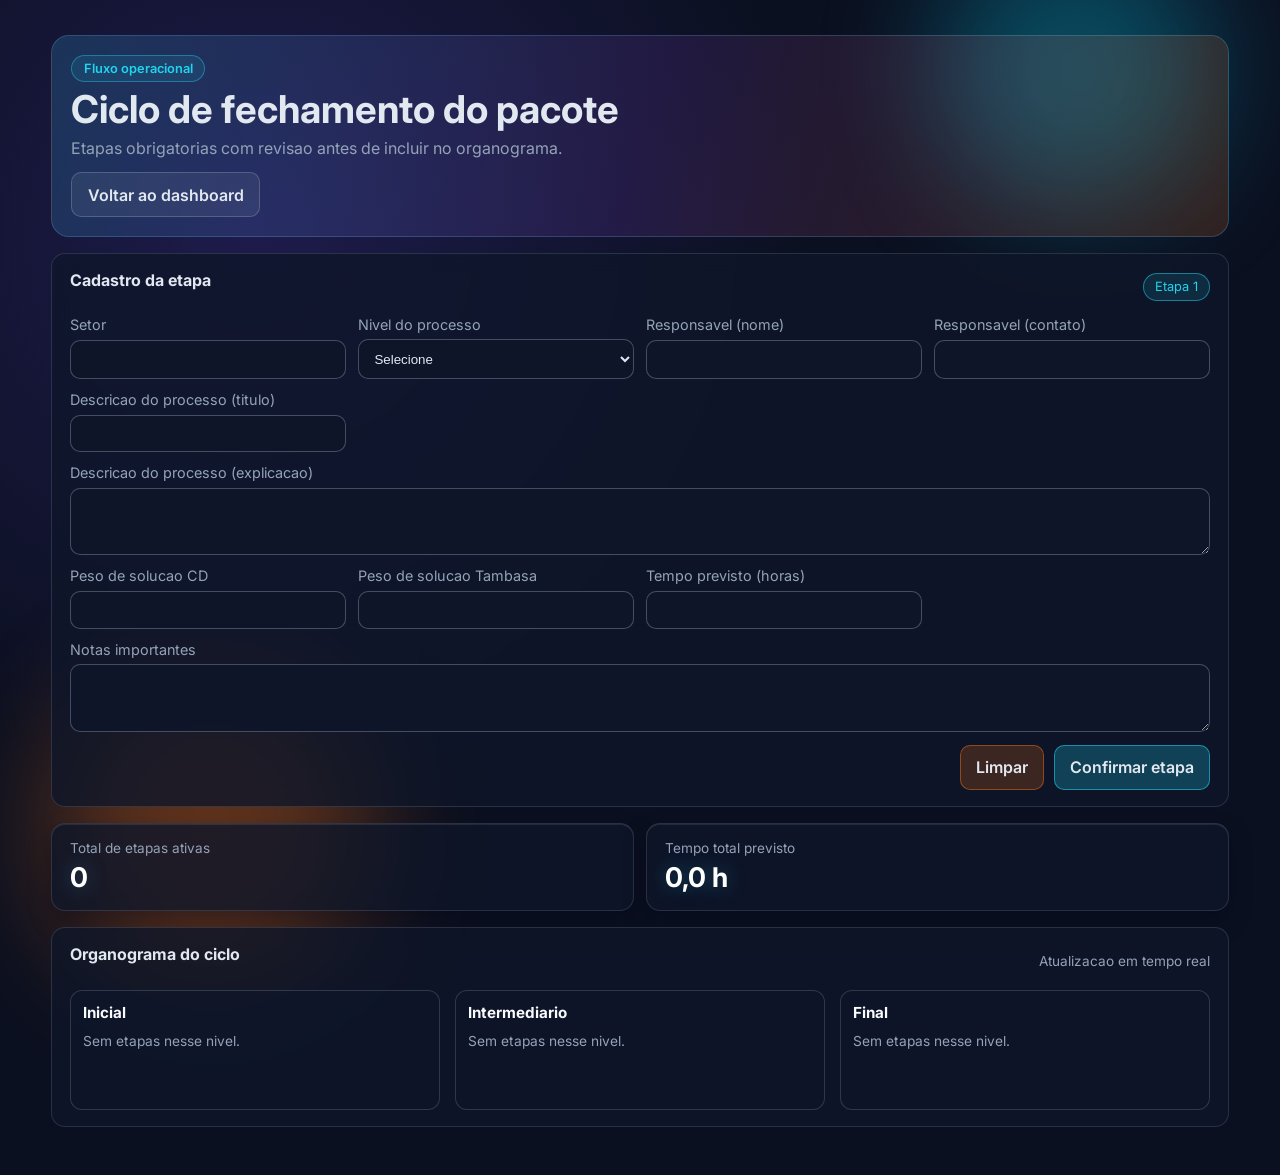
<file: ciclo-pacote-tambasa.html>
<!DOCTYPE html>
<html lang="pt-BR">
  <head>
    <meta charset="UTF-8" />
    <meta name="viewport" content="width=device-width, initial-scale=1.0" />
    <title>Ciclo de Fechamento de Pacote - Tambasa</title>
    <link rel="preconnect" href="https://fonts.googleapis.com" />
    <link rel="preconnect" href="https://fonts.gstatic.com" crossorigin />
    <link
      href="https://fonts.googleapis.com/css2?family=Inter:wght@400;500;600;700;800&display=swap"
      rel="stylesheet"
    />
    <link rel="stylesheet" href="./styles.css" />
    <link rel="stylesheet" href="./ciclo-pacote-tambasa.css" />
  </head>
  <body>
    <div class="bg-glow bg-glow-a"></div>
    <div class="bg-glow bg-glow-b"></div>

    <main class="container cycle-page">
      <header class="hero cycle-hero">
        <p class="badge">Fluxo operacional</p>
        <h1>Ciclo de fechamento do pacote</h1>
        <p class="subtitle">Etapas obrigatorias com revisao antes de incluir no organograma.</p>
        <div class="hero-actions">
          <a class="btn btn-ghost" href="./index.html">Voltar ao dashboard</a>
        </div>
      </header>

      <section class="card">
        <div class="section-header">
          <h2>Cadastro da etapa</h2>
          <span class="step-badge" id="sequencialBadge">Etapa 1</span>
        </div>

        <form id="stepForm" class="step-form" novalidate>
          <div class="form-grid">
            <label>
              Setor
              <input type="text" name="setor" maxlength="100" required />
            </label>

            <label>
              Nivel do processo
              <select name="nivel" required>
                <option value="">Selecione</option>
                <option value="Inicial">Inicial</option>
                <option value="Intermediario">Intermediario</option>
                <option value="Final">Final</option>
              </select>
            </label>

            <label>
              Responsavel (nome)
              <input type="text" name="responsavelNome" maxlength="80" required />
            </label>

            <label>
              Responsavel (contato)
              <input type="text" name="responsavelContato" maxlength="80" required />
            </label>

            <label>
              Descricao do processo (titulo)
              <input type="text" name="descricaoTitulo" maxlength="120" required />
            </label>

            <label class="field-wide">
              Descricao do processo (explicacao)
              <textarea name="descricaoExplicacao" maxlength="400" rows="3" required></textarea>
            </label>

            <label>
              Peso de solucao CD
              <input type="number" name="pesoCd" min="0" max="100000" step="0.01" required />
            </label>

            <label>
              Peso de solucao Tambasa
              <input type="number" name="pesoTambasa" min="0" max="100000" step="0.01" required />
            </label>

            <label>
              Tempo previsto (horas)
              <input type="number" name="tempoHoras" min="0.1" max="10000" step="0.1" required />
            </label>

            <label class="field-wide">
              Notas importantes
              <textarea name="notas" maxlength="500" rows="3" required></textarea>
            </label>
          </div>

          <p id="formFeedback" class="form-feedback hidden" aria-live="polite"></p>

          <div class="form-actions">
            <button type="button" class="btn btn-secondary" id="clearDraftButton">Limpar</button>
            <button type="button" class="btn btn-primary" id="openConfirmButton">Confirmar etapa</button>
          </div>
        </form>
      </section>

      <section class="kpi-grid">
        <article class="card kpi">
          <span class="kpi-label">Total de etapas ativas</span>
          <strong id="kpiTotalEtapas">0</strong>
        </article>
        <article class="card kpi">
          <span class="kpi-label">Tempo total previsto</span>
          <strong id="kpiTotalHoras">0,0 h</strong>
        </article>
      </section>

      <section class="card organograma">
        <div class="section-header">
          <h2>Organograma do ciclo</h2>
          <span class="kpi-label">Atualizacao em tempo real</span>
        </div>
        <div id="organogramaColumns" class="organograma-columns" aria-live="polite"></div>
      </section>
    </main>

    <div id="confirmModal" class="modal hidden" role="dialog" aria-modal="true" aria-labelledby="confirmTitle">
      <div class="modal-card">
        <h2 id="confirmTitle">Revisar etapa</h2>
        <p class="chart-note">Confira os dados antes de incluir no organograma.</p>
        <div id="confirmContent" class="confirm-content"></div>
        <div class="modal-actions">
          <button type="button" class="btn btn-ghost" id="backToEditButton">Editar</button>
          <button type="button" class="btn btn-primary" id="confirmSaveButton">Confirmar inclusao</button>
        </div>
      </div>
    </div>

    <script type="module" src="./ciclo-pacote-tambasa.js"></script>
  </body>
</html>
</file>
<file: styles.css>
:root {
  --bg: #0b1020;
  --card: rgba(15, 23, 42, 0.78);
  --card-border: rgba(148, 163, 184, 0.2);
  --text: #e2e8f0;
  --muted: #94a3b8;
  --primary: #22d3ee;
  --secondary: #f97316;
  --accent: #a855f7;
  --success: #34d399;
}

* {
  box-sizing: border-box;
}

body {
  margin: 0;
  font-family: "Inter", sans-serif;
  background: radial-gradient(circle at 20% 20%, #1e1b4b 0%, var(--bg) 40%);
  color: var(--text);
  min-height: 100vh;
  position: relative;
}

.hero {
  background: linear-gradient(
    110deg,
    rgba(56, 189, 248, 0.18),
    rgba(168, 85, 247, 0.12),
    rgba(249, 115, 22, 0.16)
  );
  border: 1px solid rgba(125, 211, 252, 0.2);
  border-radius: 18px;
  padding: 1.2rem;
}

.bg-glow {
  position: fixed;
  border-radius: 999px;
  filter: blur(60px);
  opacity: 0.35;
  z-index: -1;
}

.bg-glow-a {
  width: 280px;
  height: 280px;
  background: #06b6d4;
  top: -70px;
  right: 5%;
}

.bg-glow-b {
  width: 320px;
  height: 320px;
  background: #f97316;
  bottom: -90px;
  left: 4%;
}

.container {
  width: min(1200px, 92%);
  margin: 0 auto;
  padding: 2.2rem 0 3rem;
  display: grid;
  gap: 1rem;
}

.hero h1 {
  margin: 0.4rem 0;
  font-size: clamp(1.6rem, 3vw, 2.4rem);
  line-height: 1.12;
}

.subtitle {
  margin: 0;
  color: var(--muted);
}

.hero-links {
  margin-top: 0.8rem;
  display: flex;
  flex-wrap: wrap;
  gap: 0.5rem;
}

.hero-link {
  display: inline-flex;
  align-items: center;
  padding: 0.52rem 0.78rem;
  border-radius: 10px;
  border: 1px solid rgba(34, 211, 238, 0.5);
  background: rgba(34, 211, 238, 0.12);
  color: var(--text);
  text-decoration: none;
  font-size: 0.88rem;
  font-weight: 600;
  transition: transform 0.16s ease, border-color 0.2s ease;
}

.hero-link:hover,
.hero-link:focus {
  transform: translateY(-1px);
  border-color: rgba(56, 189, 248, 0.9);
}

.badge {
  margin: 0;
  width: fit-content;
  padding: 0.3rem 0.7rem;
  border-radius: 999px;
  border: 1px solid rgba(34, 211, 238, 0.4);
  color: var(--primary);
  background: rgba(34, 211, 238, 0.1);
  font-size: 0.8rem;
  font-weight: 600;
}

.card {
  background: var(--card);
  border: 1px solid var(--card-border);
  border-radius: 14px;
  padding: 1rem 1.1rem;
  backdrop-filter: blur(10px);
}

.filters {
  box-shadow: 0 12px 28px rgba(15, 23, 42, 0.25);
}

h2 {
  margin: 0 0 0.8rem;
  font-size: 1rem;
}

.filter-grid {
  display: grid;
  grid-template-columns: repeat(auto-fit, minmax(210px, 1fr));
  gap: 0.8rem;
}

label {
  display: grid;
  gap: 0.4rem;
  color: var(--muted);
  font-size: 0.9rem;
}

select {
  border: 1px solid rgba(148, 163, 184, 0.4);
  border-radius: 10px;
  background: rgba(15, 23, 42, 0.9);
  color: var(--text);
  padding: 0.65rem 0.7rem;
  outline: none;
  transition: border-color 0.2s ease, transform 0.2s ease;
}

select:hover,
select:focus {
  border-color: var(--primary);
  transform: translateY(-1px);
}

.kpi-grid {
  display: grid;
  grid-template-columns: repeat(auto-fit, minmax(220px, 1fr));
  gap: 0.8rem;
}

.kpi {
  display: grid;
  gap: 0.35rem;
  box-shadow: inset 0 1px 0 rgba(226, 232, 240, 0.1),
    0 10px 22px rgba(2, 6, 23, 0.35);
}

.kpi-label {
  color: var(--muted);
  font-size: 0.85rem;
}

.kpi strong {
  font-size: clamp(1.1rem, 2.5vw, 1.7rem);
  color: #fff;
  text-shadow: 0 0 20px rgba(56, 189, 248, 0.35);
}

.chart-panel {
  display: grid;
  gap: 0.6rem;
}

.chart-note {
  margin: 0;
  color: var(--muted);
  font-size: 0.86rem;
}

.chart-box {
  position: relative;
  height: 320px;
}

.chart-box canvas {
  width: 100% !important;
  height: 100% !important;
}

.hidden {
  display: none;
}

.table-wrapper {
  overflow-x: auto;
}

table {
  width: 100%;
  border-collapse: collapse;
}

th,
td {
  text-align: left;
  padding: 0.62rem;
  border-bottom: 1px solid rgba(148, 163, 184, 0.2);
  font-size: 0.88rem;
}

th {
  color: var(--muted);
  font-weight: 600;
}

tbody tr:hover {
  background: rgba(56, 189, 248, 0.08);
}

.loading-overlay {
  position: fixed;
  inset: 0;
  background: rgba(2, 6, 23, 0.8);
  display: grid;
  place-items: center;
  text-align: center;
  gap: 0.8rem;
}

.loader {
  width: 42px;
  aspect-ratio: 1;
  border: 4px solid rgba(148, 163, 184, 0.3);
  border-top-color: var(--primary);
  border-radius: 50%;
  animation: spin 1s linear infinite;
}

@keyframes spin {
  to {
    transform: rotate(360deg);
  }
}

@media (max-width: 980px) {
  .chart-box {
    height: 260px;
  }
}
</file>
<file: ciclo-pacote-tambasa.css>
.cycle-page {
  gap: 1rem;
}

.cycle-hero .subtitle {
  margin-top: 0.4rem;
}

.hero-actions {
  margin-top: 0.9rem;
  display: flex;
  gap: 0.6rem;
}

.btn {
  border: 1px solid transparent;
  border-radius: 10px;
  padding: 0.72rem 0.95rem;
  font: inherit;
  font-weight: 600;
  color: var(--text);
  text-decoration: none;
  cursor: pointer;
  transition: transform 0.16s ease, border-color 0.2s ease, background-color 0.2s ease;
}

.btn:hover {
  transform: translateY(-1px);
}

.btn-primary {
  background: rgba(34, 211, 238, 0.24);
  border-color: rgba(34, 211, 238, 0.55);
}

.btn-secondary {
  background: rgba(249, 115, 22, 0.2);
  border-color: rgba(249, 115, 22, 0.45);
}

.btn-ghost {
  background: rgba(148, 163, 184, 0.12);
  border-color: rgba(148, 163, 184, 0.35);
}

.section-header {
  display: flex;
  justify-content: space-between;
  align-items: center;
  gap: 0.8rem;
  margin-bottom: 0.8rem;
}

.step-badge {
  padding: 0.35rem 0.7rem;
  border-radius: 999px;
  border: 1px solid rgba(34, 211, 238, 0.5);
  font-size: 0.8rem;
  color: var(--primary);
  background: rgba(34, 211, 238, 0.12);
}

.step-form {
  display: grid;
  gap: 0.8rem;
}

.form-grid {
  display: grid;
  gap: 0.75rem;
  grid-template-columns: repeat(auto-fit, minmax(230px, 1fr));
}

input,
textarea,
select {
  width: 100%;
  border: 1px solid rgba(148, 163, 184, 0.4);
  border-radius: 10px;
  background: rgba(15, 23, 42, 0.9);
  color: var(--text);
  padding: 0.65rem 0.72rem;
  outline: none;
}

input:focus,
textarea:focus,
select:focus {
  border-color: var(--primary);
}

textarea {
  resize: vertical;
}

.field-wide {
  grid-column: 1 / -1;
}

.form-feedback {
  margin: 0;
  padding: 0.6rem 0.72rem;
  border: 1px solid rgba(249, 115, 22, 0.5);
  border-radius: 8px;
  color: #fecaca;
  background: rgba(127, 29, 29, 0.35);
}

.form-actions {
  display: flex;
  justify-content: flex-end;
  gap: 0.6rem;
}

.organograma-columns {
  display: grid;
  grid-template-columns: repeat(3, minmax(0, 1fr));
  gap: 0.9rem;
}

.organograma-column {
  border: 1px solid rgba(148, 163, 184, 0.25);
  border-radius: 12px;
  padding: 0.75rem;
  background: rgba(15, 23, 42, 0.5);
  min-height: 120px;
}

.organograma-column h3 {
  margin: 0 0 0.7rem;
  color: #f8fafc;
  font-size: 0.95rem;
}

.step-card {
  border: 1px solid rgba(56, 189, 248, 0.32);
  border-radius: 12px;
  padding: 0.7rem;
  background: rgba(15, 23, 42, 0.72);
  display: grid;
  gap: 0.45rem;
  margin-bottom: 0.7rem;
}

.step-card:last-child {
  margin-bottom: 0;
}

.step-title {
  margin: 0;
  font-size: 0.94rem;
}

.step-meta {
  margin: 0;
  color: var(--muted);
  font-size: 0.82rem;
}

.step-actions {
  display: flex;
  gap: 0.45rem;
}

.empty-state {
  margin: 0;
  color: var(--muted);
  font-size: 0.86rem;
}

.modal {
  position: fixed;
  inset: 0;
  background: rgba(2, 6, 23, 0.72);
  display: grid;
  place-items: center;
  padding: 1rem;
}

.modal.hidden {
  display: none;
}

.modal-card {
  width: min(720px, 100%);
  border: 1px solid rgba(148, 163, 184, 0.3);
  border-radius: 14px;
  background: rgba(15, 23, 42, 0.98);
  padding: 1rem;
  display: grid;
  gap: 0.8rem;
}

.confirm-content {
  display: grid;
  gap: 0.35rem;
}

.confirm-row {
  margin: 0;
  font-size: 0.88rem;
}

.confirm-row strong {
  color: #fff;
}

.modal-actions {
  display: flex;
  justify-content: flex-end;
  gap: 0.6rem;
}

@media (max-width: 900px) {
  .organograma-columns {
    grid-template-columns: 1fr;
  }

  .organograma-column {
    position: relative;
  }

  .organograma-column::after {
    content: "";
    position: absolute;
    left: 50%;
    bottom: -12px;
    width: 2px;
    height: 12px;
    background: rgba(148, 163, 184, 0.35);
    transform: translateX(-50%);
  }

  .organograma-column:last-child::after {
    display: none;
  }

  .form-actions {
    position: sticky;
    bottom: 0.8rem;
    padding: 0.6rem;
    border-radius: 12px;
    background: rgba(2, 6, 23, 0.88);
  }
}
</file>
